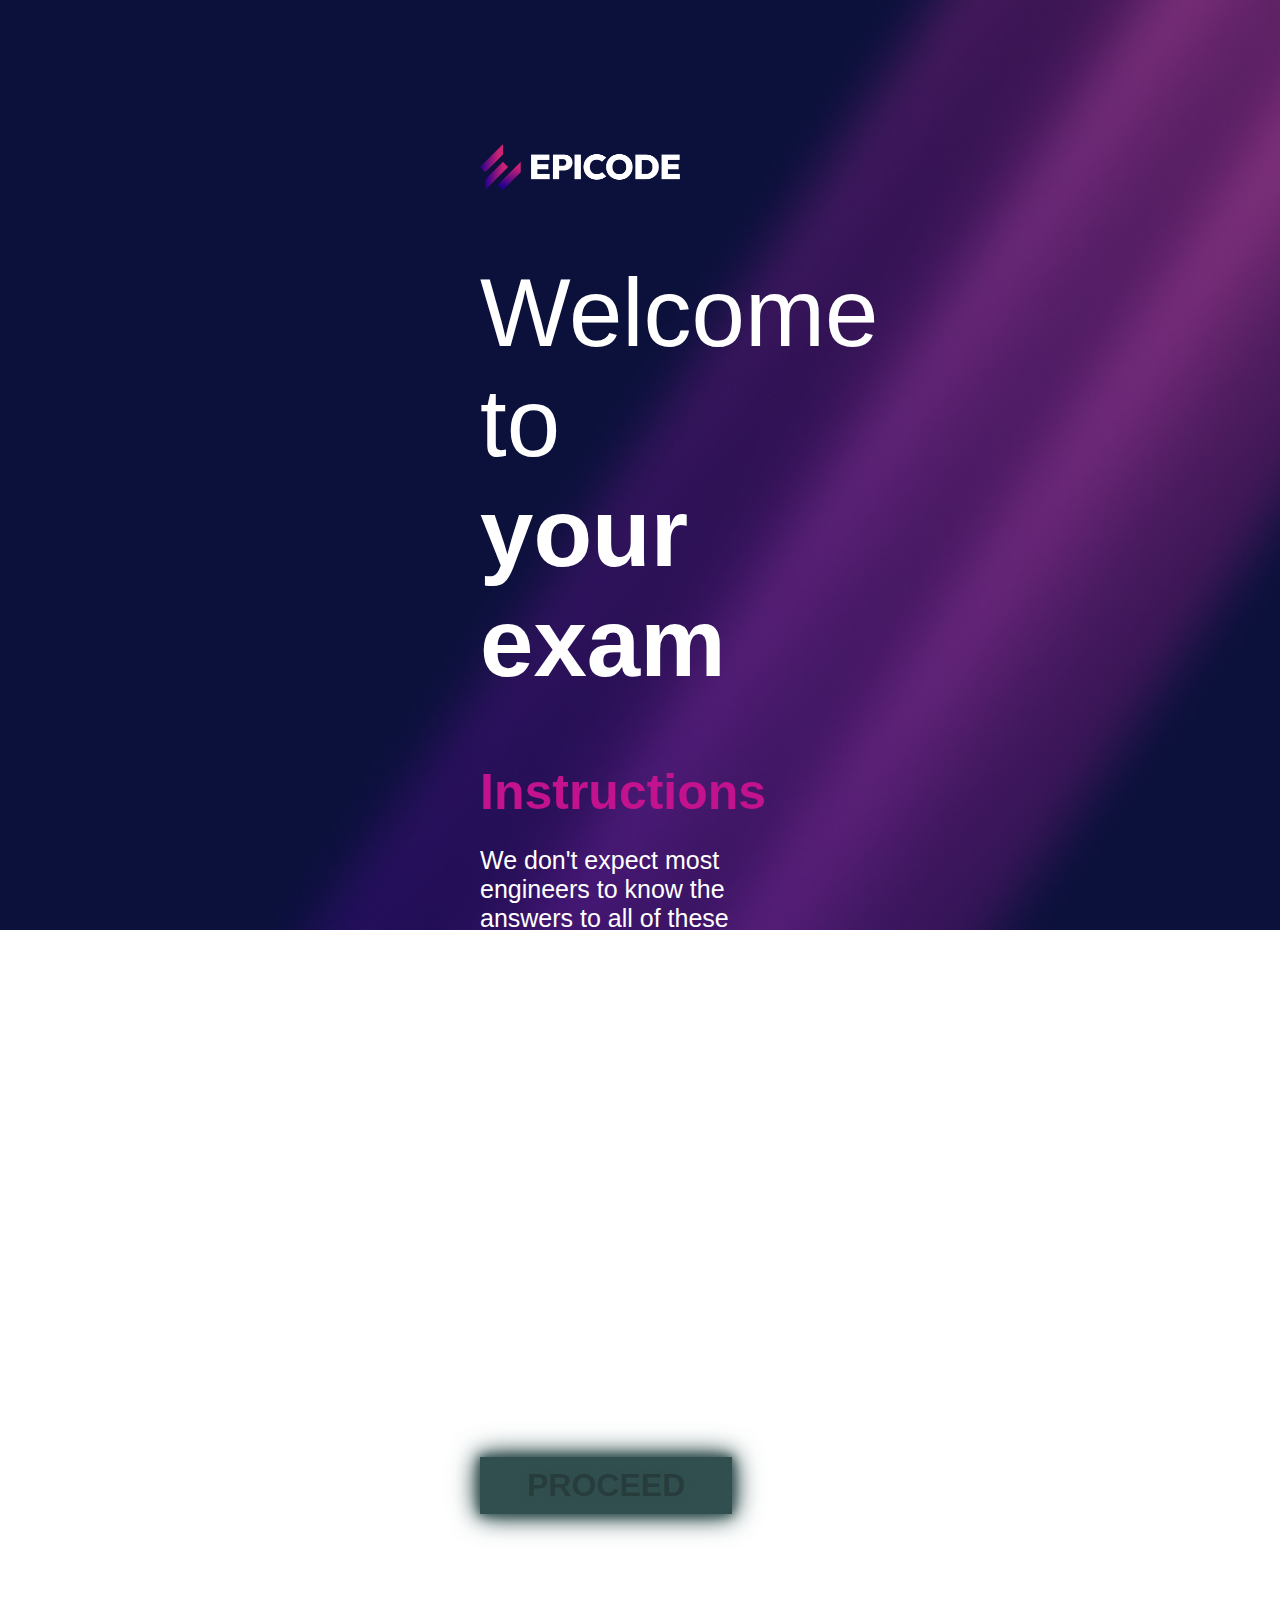
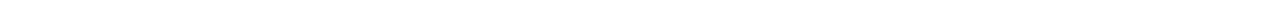
<file: index.html>
<!DOCTYPE html>
<html>
  <!--
        QUIZ GAME!

        REGOLE:
        / L'utente dovrà indovinare un certo numero di domandeThe player must guess correctly a certain amount of questions
        / Ogni risposta corretta gli darà 1 punto
        / Le domande possono avere risposte multiple o singole (true/false)
        / Al termine del quiz l'utente dovrà poter vedere il suo punteggio

        DOMANDE:
        / Le domande possono essere ottenute da questo URL ( http://bit.ly/strive_QUIZZ ) o puoi scriverne di tue
        / Possono essere composte di boolean multipli (true / false)

        TIPS:
        / Usa una variabile globale per registrare il punteggio dell'utente
        / Crea una variabile "questionNumber" per tenere traccia del numero (o posizione) della domanda presentata all'utente
        / Quando "questionNumber" è maggiore delle domande disponibili, a quel punto l'applicazione dovrà mostrare il punteggio
        / Comincia salvando le domande in una variabile (o reperiscile dall'URL fornito usando AJAX e fetch)
        / Parti con l'implementazione semplice, poi passa agli extra e ad abbellire l'interfaccia 
        / Fai test completi: controlla la console periodicamente per verificare che non ci siano errori e che il flusso di dati sia quello che ti aspetti

        EXTRA:
        / Dai un feedback sulla risposta al momento del click (corretta o sbagliata)
        / Visualizza una domanda alla volta in sequenza piuttosto che tutte assieme in forma di lista
        / Permetti all'utente di selezionare la difficoltà del quiz prima di iniziare e il numero di domande che desidera ricevere.
        ( Se hai implementato l'applicazione usando l'URL fornito, puoi ottenere i dati che ti servono in modo semplice, 
        usando query parameters in questo modo: https://opentdb.com/api.php?amount=10&category=18&difficulty=easy e modificarne il numero di domande e difficoltà )
    
        /* NON DIMENTICARE...
          di fare commit & push del codice regolarmente sulla tua repository GitHub e di condividerla con i tuoi colleghi
        */
    -->

  <html lang="en">
    <head>
      <meta charset="UTF-8" />
      <meta name="viewport" content="width=device-width, initial-scale=1.0" />
      <title>Accept</title>

      <link rel="stylesheet" href="./assets/style/style.css" />
    </head>

    <body>
      <div class="background">
        <div id="idLogo">
          <img src="./assets/img/epicode_logo.png" alt="logo epicode" class="logo" />
        </div>
        <h1>Welcome to <br /><span>your exam</span></h1>
        <p><strong>Instructions</strong></p>
        <p>
          We don't expect most engineers to know the answers to all of these
          <br />questions, so don't worry if you're unsure of a few of them.
        </p>
        <ul>
          <li>Each question is <strong>timed</strong> and can only be <strong>answered once</strong>.</li>
          <li>
            Changing browser tab or opening other windows will
            <strong>invalidate the question</strong>.
          </li>
          <li>This exam will take approx. <strong>0-5 minutes</strong>.</li>
        </ul>
        <div>
          <label> <input type="checkbox" id="checkboxPromessa" class="checkboxx" />I promise to answer my self without help from anyone </label>

          <button id="proceedBtn" class="nonAttivo" href="./assets/index/quizz.html" disabled>PROCEED</button>
        </div>
      </div>
      <!-- <div class="background">scegli la difficoltà</div>
    <div class="background">quizz</div>
    <div class="background">risultato</div>
    <div class="background">Rate Us</div> -->

      <script src="./assets/js/index.js"></script>
    </body>
  </html>
</html>
</file>
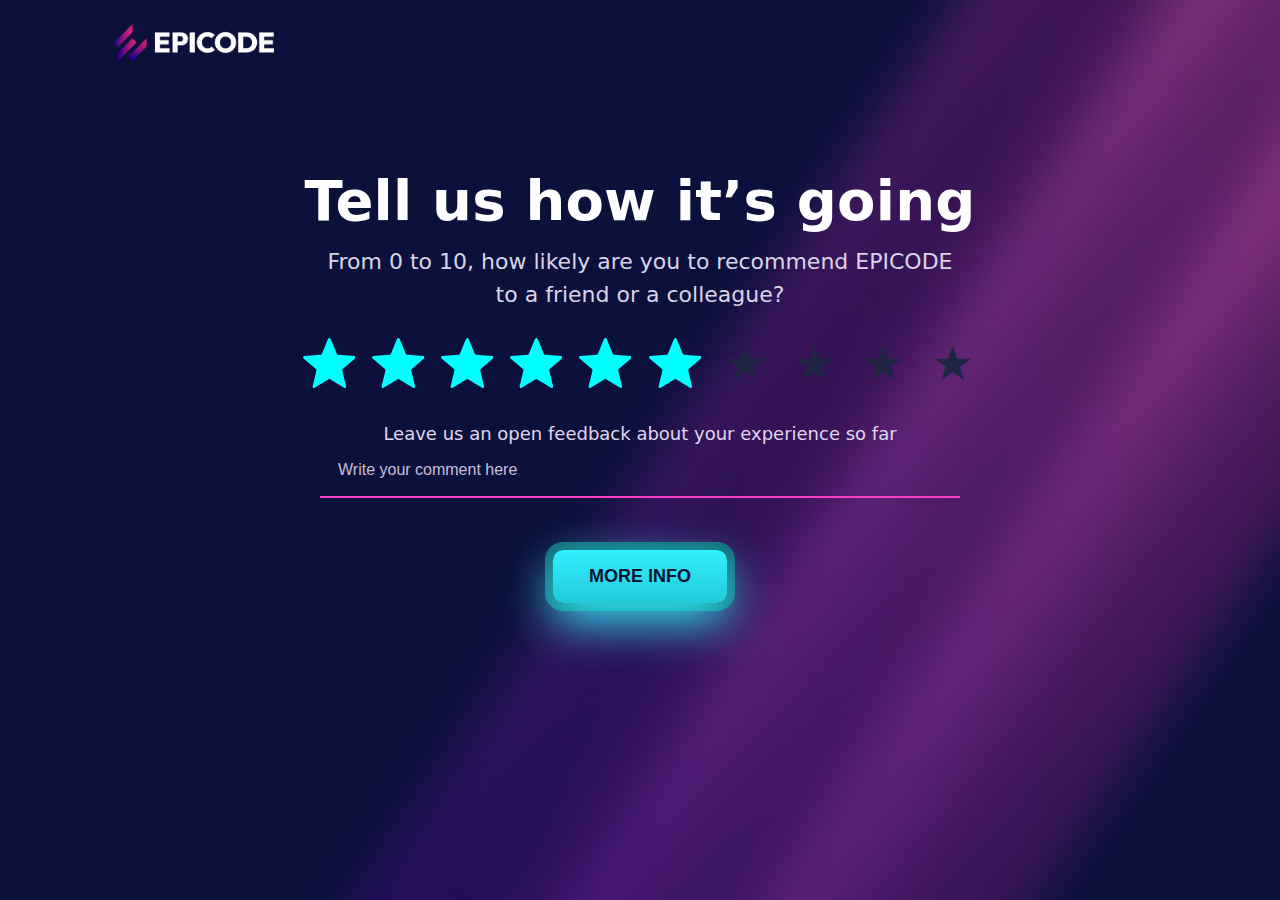
<file: assets/index/feedback.html>
<!DOCTYPE html>
<html lang="en">
<head>
    <meta charset="UTF-8" />
    <meta name="viewport" content="width=device-width, initial-scale=1.0"/>
    <title>EPICODE • Feedback</title>
    <link rel="stylesheet" href="../style/feedback.css" />
    <script src="../js/feedback.js" defer></script>
</head>
<body>
  <div class="screen">
    <div id="idLogo">
      <img class="logo" src="../img/epicode_logo.png" alt="EPICODE logo">
    </div>

    <main class="panel">
      <h1>Tell us how it’s going</h1>

      <p class="subtitle">
        From 0 to 10, how likely are you to recommend EPICODE<br>
        to a friend or a colleague?
      </p>

      <div class="stars" label="Rating from 0 to 10">
        <button class="star active" label="0">★</button>
        <button class="star active" label="1">★</button>
        <button class="star active" label="2">★</button>
        <button class="star active" label="3">★</button>
        <button class="star active" label="4">★</button>
        <button class="star active" label="5">★</button>
        <button class="star" label="6">★</button>
        <button class="star" label="7">★</button>
        <button class="star" label="8">★</button>
        <button class="star" label="9">★</button>
      </div>

      <p class="hint">Leave us an open feedback about your experience so far</p>

      <div class="input-wrap">
        <input type="text" placeholder="Write your comment here" label="Open feedback">
      </div>

      <button class="info">MORE INFO</button>
    </main>
  </div>
</body>
</html>
</file>
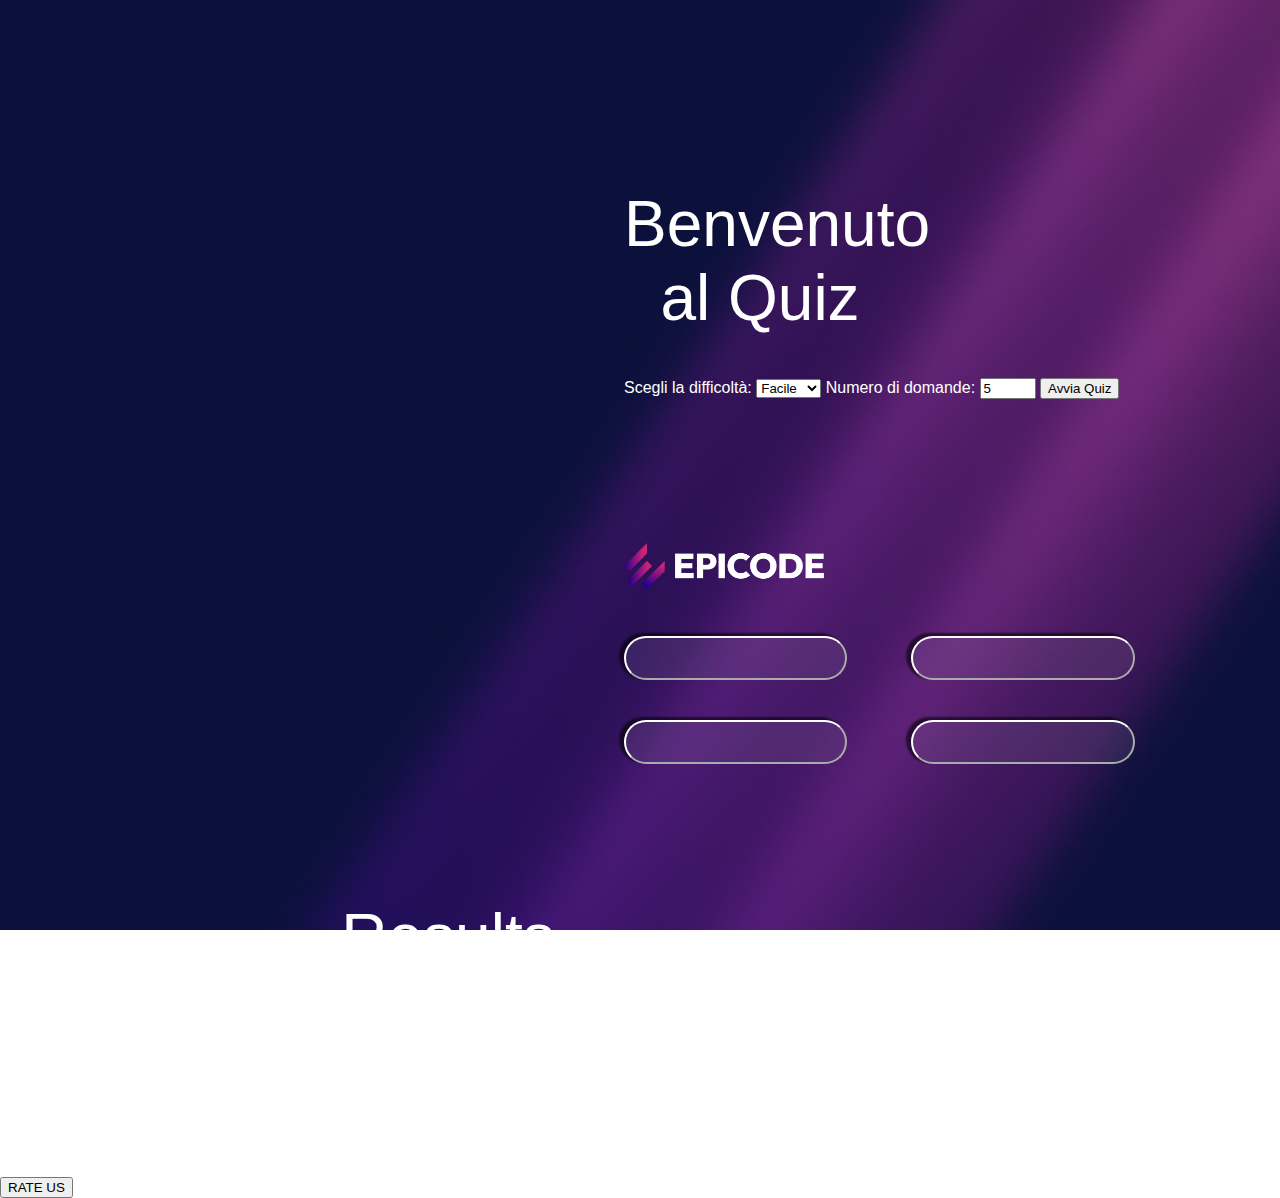
<file: assets/index/quizz.html>
<!DOCTYPE html>
<html lang="en">
  <head>
    <meta charset="UTF-8" />
    <meta name="viewport" content="width=device-width, initial-scale=1.0" />
    <title>Quiz</title>
    <link rel="stylesheet" href="../style/quiz.css" />
  </head>
  <body>
    <!-- Selezione difficoltà e numero domande -->
    <div class="background selection" id="selection-container">
      <h1>Benvenuto al Quiz</h1>

      <label for="difficulty-select">Scegli la difficoltà:</label>
      <select id="difficulty-select">
        <option value="easy">Facile</option>
        <option value="medium">Media</option>
        <option value="hard">Difficile</option>
      </select>

      <label for="num-questions">Numero di domande:</label>
      <input type="number" id="num-questions" min="1" max="10" value="5" />

      <button id="start-quiz-button">Avvia Quiz</button>
    </div>

    <!-- QUIZ -->
    <div class="background" id="quiz-container">
      <!-- logo -->
      <!-- TIMER-->
      <div id="idLogo">
        <img src="../img/epicode_logo.png" alt="logo" class="logo" />
      </div>
      <!-- TIMER NUOVO -->
      <!-- <div>
        <div class="counter_1">
          <div class="counter_2">
            <div id="countdown">60</div>
          </div>
        </div>
      </div> -->
      <div class="cerchioTimer">
        <div>
          <div class="counter_1" id="counter_1">
            <div class="counter_2" id="counter_2"></div>
          </div>
          <div class="countdownCenter" id="countdown"><span></span></div>
        </div>
      </div>

      <!-- domanda -->
      <h1 id="domanda"></h1>
      <!-- <div id="question-counter">1/5 questions</div> -->

      <!-- bottoni -->
      <div class="container-bottoni">
        <button class="bottone"></button>
        <button class="bottone"></button>
        <button class="bottone"></button>
        <button class="bottone"></button>
      </div>
    </div>
    <div id="counter-question"></div>
    <!-- Risultati -->
    <div class="background2">
      <div class="contenitore" id="results-container">
        <h1>Results</h1>
        <p>The summary of your answers:</p>

        <div class="contenitore-voti">
          <!-- Risultati corretti  -->
          <div class="voto">
            <div class="votoleft">
              <div class="esito">Correct</div>
              <div class="percentuale" id="correct-percent">0%</div>
              <div id="correct-answers">0 correct answers</div>
            </div>
          </div>

          <!-- Cerchio progresso  -->
          <div class="voto">
            <div>
              <div class="progress-circle" id="progress-circle">
                <div class="inner-circle" id="inner-circle"></div>
              </div>
              <div class="congrats" id="congrats"><span>Congrats</span></div>
            </div>
          </div>

          <!-- Risultati sbagliati -->
          <div class="voto">
            <div class="votoright">
              <div class="esito">Wrong</div>
              <div class="percentuale" id="wrong-percent">0%</div>
              <div id="wrong-answers">0 wrong answers</div>
            </div>
          </div>
        </div>
      </div>
    </div>
    <!-- Bottone Rate Us -->
    <div class="contenitore-button" id="results-button">
      <button id="button">RATE US</button>
    </div>
    <!-- </div> -->
    <script src="../js/script.js"></script>
  </body>
</html>
<!-- Sezione risultati
    <div class="contenitore" id="results-container">
      <h1>Results</h1>
      <p>The summary of your answers:</p>

      <div class="contenitore-voti">
        Risultati corretti
        <div class="voto">
          <div class="votoleft">
            <div class="esito">Correct</div>
            <div class="percentuale" id="correct-percent">0%</div>
            <div>0 correct answers</div>
          </div>
        </div>
        Cerchio progresso
        <div class="voto">
          <div>
            <div class="progress-circle" id="progress-circle"></div>
            <div class="inner-circle" id="inner-circle">
              <div class="congrats" id="congrats"><span>Congrats</span></div>
            </div>
          </div>
        </div>
        Risultati sbagliati
        <div class="voto">
          <div class="votoright">
            <div class="esito">Wrong</div>
            <div class="percentuale" id="wrong-percent">0%</div>
            <div>0 wrong answers</div>
          </div>
        </div>
      </div>
    </div>
    Bottone risultati
    <div class="contenitore-button">
      <button id="button">RATE US</button>
    </div>
    <script src="../js/script.js"></script>
  </body>
</html> -->
</file>
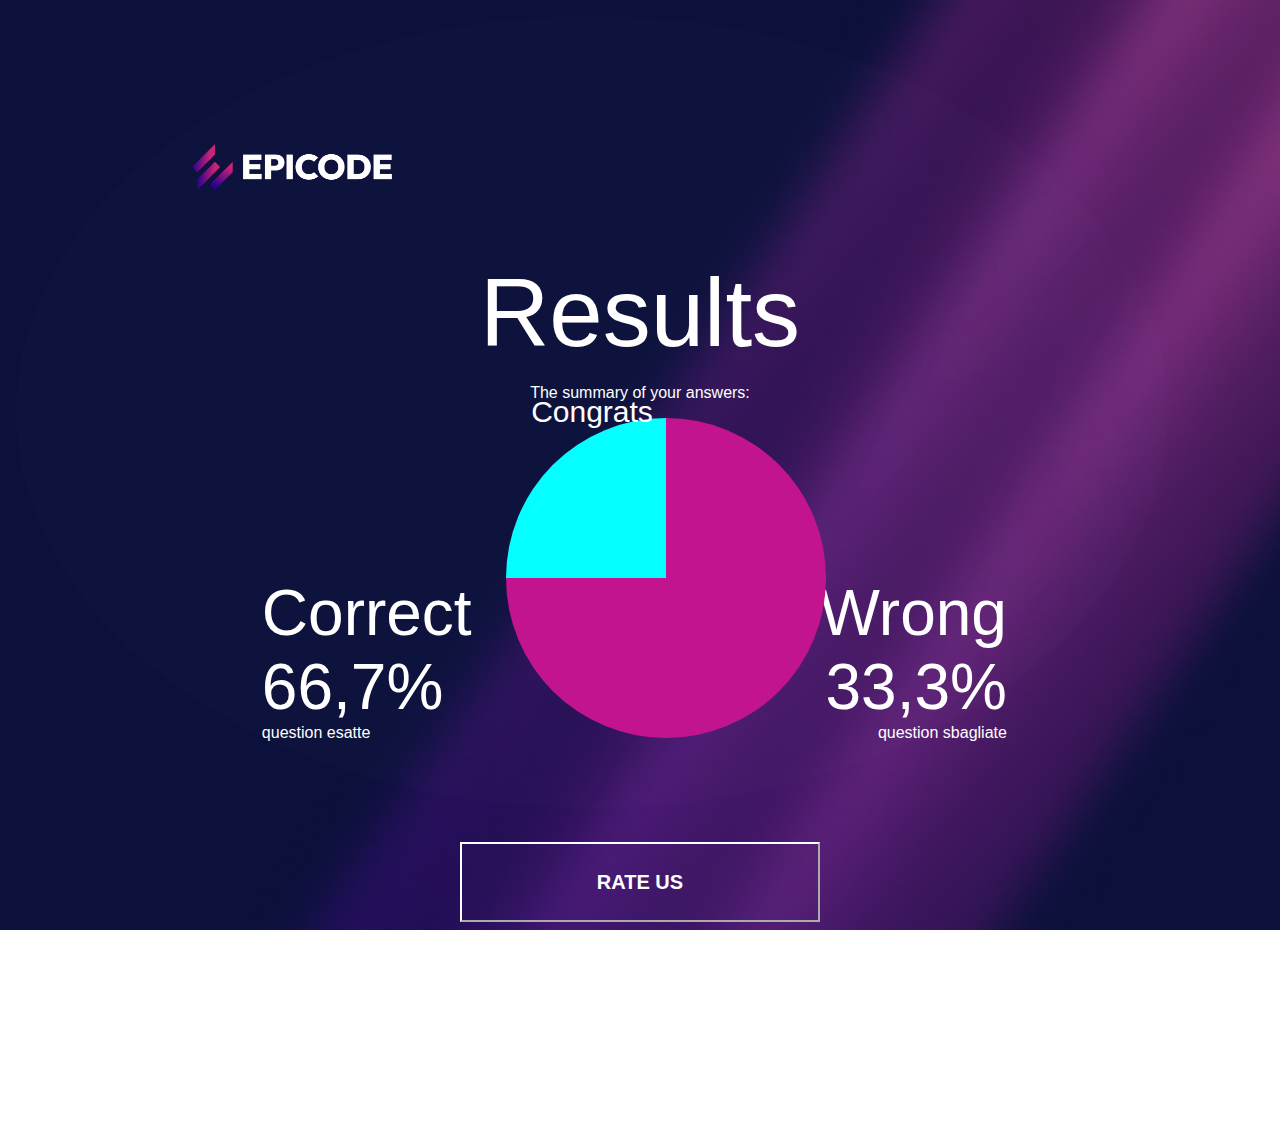
<file: assets/index/voto.html>
<!DOCTYPE html>
<html lang="en">
  <head>
    <meta charset="UTF-8" />
    <meta name="viewport" content="width=device-width, initial-scale=1.0" />
    <title>voto</title>
    <link rel="stylesheet" href="../style/voto.css" />
  </head>
  <body>
    <div id="idLogo"><img src="../img/epicode_logo.png" alt="logo epicode" id="logo" /></div>
    <div class="contenitore">
      <h1>Results</h1>
      <p>The summary of your answers:</p>
      <div class="contenitore-voti">
        <div class="voto">
          <div class="votoleft">
            <div class="esito">Correct</div>
            <div class="percentuale" id="percentuale">66,7%</div>
            <div>question esatte</div>
          </div>
        </div>
        <div class="voto">
          <div>
            <div class="progress-circle" id="progress-circle"></div>
            <div class="inner-circle" id="inner-circle">
              <div class="congrats" id="congrats"><span>Congrats</span></div>
            </div>
          </div>
        </div>
        <div class="voto">
          <div class="votoright">
            <div class="esito">Wrong</div>
            <div class="percentuale" id="percentuale">33,3%</div>
            <div>question sbagliate</div>
          </div>
        </div>
      </div>
    </div>
    <div class="contenitore-button">
      <button id="button">RATE US</button>
    </div>
  </body>
</html>
</file>
<file: assets/style/style.css>
body {
  background: url("../img/bg.jpg") no-repeat center center fixed;
  background-size: cover;
  min-height: 100vh;
  margin: 0;
  color: white;
  font-family: sans-serif;
}
.background {
  margin: 7rem 12rem 6rem 12rem;
  padding: 2em 18em 0em 18em;
}
.background h1 {
  font-size: 6em;
  font-weight: lighter;
}
.background span {
  font-weight: 700;
}
/* Bottene parti comuni metterli nel bottone e non in attivo/non attivo */
.nonAttivo {
  font-size: 32px;
  background-color: #324f4f;
  padding: 10px 47px;
  border: none;
  cursor: pointer;
  box-shadow: 0 0 10px #324f4f, 0 0 20px #324f4f, 0 0 30px #324f4f;
  text-shadow: 0 0 5px #324f4f;
  font-weight: 700;
}
.attivo {
  font-size: 32px;
  background-color: #00ffff;
  padding: 10px 47px;
  border: none;
  cursor: pointer;
  box-shadow: 0 0 10px #00ffff, 0 0 20px #00ffff, 0 0 30px #00ffff;
  text-shadow: 0 0 5px #00ffff;
  font-weight: 700;
}
.logo {
  width: 200px;
}
p {
  font-size: 25px;
}
p strong {
  font-size: 2em;
  font-weight: 750;
  color: #c2128d;
}
ul {
  margin-bottom: 7em;
}
li {
  font-size: 22px;
  margin-bottom: 1em;
}

.checkboxx {
  appearance: none;
  width: 20px;
  height: 20px;
  border: 2px solid white;
  margin-right: 20px;
  cursor: pointer;
}

.checkboxx:checked {
  appearance: auto;
}
label {
  vertical-align: middle;
  margin-right: 8em;
}
</file>
<file: assets/style/feedback.css>
*{ box-sizing:border-box }
html,body{ height:100% }

body{
  margin:0;
  color:#ffffff;
  font-family: system-ui,-apple-system,"Segoe UI",Roboto,Helvetica,Arial,sans-serif;
  background-image: url("../img/bg.jpg");
  background-repeat: no-repeat;
  background-size: cover;
  min-height:100vh;
}

.screen{
  position:relative;
  max-width:1100px;
  margin:0 auto;
  padding:48px 24px 72px;
  text-align:center;
}

#idLogo{ position:absolute; top:24px; left:24px }
.logo{ width:160px; display:block }

.panel{
  display:block;
  margin:120px auto 0;
}

h1{
  margin:0 0 12px;
  font-size:56px;
  font-weight:800;
  letter-spacing:.2px;
}
.subtitle{
  margin:0 auto 26px;
  font-size:22px;
  color:#d9d4e6;
  line-height:1.5;
}

.stars{ margin:10px 0 34px; }
.star{
  display:inline-block;
  width:52px; height:52px;
  margin:0 6px 0;
  border:0;
  background:transparent;
  color:#1f2542;         
  font-size:48px;
  line-height:52px;
  cursor:pointer;
  transition: transform .08s ease, color .2s ease, text-shadow .2s ease;
}
.star:hover{ transform: translateY(-2px) }
.star.active {
    background-image: url("../img/star.svg");
    background-repeat: no-repeat;
    background-size: cover;
    color: transparent;
}

.hint{
  margin:24px 0 8px;
  font-size:18px;
  color:#e1d6ef;
}

.input-wrap{
  max-width:640px;
  margin:0 auto 42px;
  padding:0 12px;
  border-bottom:2px solid #ff3ec7;
}
.input-wrap input{
  width:100%;
  height:44px;
  margin:0;
  border:0;
  outline:0;
  background:transparent;
  color:#ffffff;
  font-size:16px;
  padding:0 6px 8px;
}
.input-wrap input::placeholder{ color:#c8bfd7 }

.info{
  display:inline-block;
  margin-top:10px;
  padding:16px 36px;
  border-radius:10px;
  border:0;
  font-weight:800;
  font-size:18px;
  color:#0a1330;
  background: linear-gradient(180deg, #33f0ff, #22c9d9);
  box-shadow: 0 18px 48px #33f0ff, 0 0 0 8px #146b77;
  cursor:pointer;
  transition: transform .08s ease, box-shadow .2s ease, filter .2s ease;
}
.info:hover{
  transform: translateY(-2px);
  box-shadow: 0 24px 60px #33f0ff, 0 0 0 10px #146b77;
}
.info:active{ transform: translateY(0) }
</file>
<file: assets/style/quiz.css>
body {
  background: url("../img/bg.jpg") no-repeat center center fixed;
  background-size: cover;
  min-height: 100vh;
  margin: 0;
  color: white;
  font-family: sans-serif;
}
.background {
  margin: 7rem 0rem 6rem 12rem;
  padding: 2em 0em 0em 27em;
}
.logo {
  width: 200px;
}
.counter {
  margin-top: -2em;
  margin-left: 49em;
  margin-bottom: 8em;
  width: 20%;
  aspect-ratio: 1 / 1;
  border-radius: 50%;
  border: 0.2em solid white;
  position: relative;
}
.counter span {
  font-size: 2em;
}

span {
  font-weight: 700;
}
h1 {
  font-size: 4em;
  font-weight: lighter;
  text-align: center;
  padding-right: 6em;
}
.bottone {
  width: 34%;
  font-size: 20px;
  padding: 20px;
  border-radius: 35px;
  background: rgba(255, 255, 255, 0.08);
  border-color: white;
  box-shadow: -4px -2px 2px 1px rgba(0, 0, 0, 0.57);
  color: white;
  /*usiamo background per dare la trasparenza e riprendere il colore del background della pagina */
  margin-right: 3em;
  margin-bottom: 2em;
}

.contentitore-counter {
  margin: 10em;
}
</file>
<file: assets/style/voto.css>
body {
  background: url("../img/bg.jpg") no-repeat center center fixed;
  background-size: cover;
  min-height: 100vh;
  margin: 0;
  color: white;
  font-family: sans-serif;
  margin: 7rem 12rem 6rem 12rem;
  padding: 2em 0em 0em 0em;
}

#logo {
  width: 200px;
  text-align: left;
}

.contenitore {
  text-align: center;
}

.contenitore h1 {
  font-size: 6em;
  font-weight: lighter;
  text-align: center;
  margin-bottom: 0;
}

p {
  text-align: center;
}

.contenitore-voti {
  text-align: center;
  width: 100%;
}

.voto {
  width: 30%;
  display: inline-block;
}
.votoleft {
  text-align: left;
  display: inline-block;
}
.votoright {
  text-align: right;
  display: inline-block;
}
.progress-circle {
  color: white;
  display: inline-block;
  position: relative;
  height: 20rem;
  width: 20rem;
  border-radius: 50%;
  background: conic-gradient(#c2128d 270deg 180deg, #00ffff 180deg 360deg);
}

.inner-circle {
  position: absolute;
  width: 90%;
  height: 88%;
  top: 1em;
  left: 1em;
  border-radius: 50%;
  background: url("../img/bg.jpg");
  background-repeat: no-repeat;
  background-size: cover;
  background-position: right;
  display: flex;
  flex-direction: column;
  align-items: center;
  justify-content: center;
  z-index: 1;
  mask-image: none;
  background: rgba(255, 255, 255, 0.01);
}

.congrats {
  text-align: center;
  font-size: 30px;
}

.esito {
  font-size: 4em;
}
.percentuale {
  font-size: 4em;
}
.contenitore-button {
  text-align: center;
}
#button {
  font-size: 20px;
  font-weight: 700;
  width: 18em;
  height: 4em;
  margin-top: 5em;
  background: rgba(255, 255, 255, 0.01);
  border-radius: 0%;
  border-color: white;
  color: white;
}
</file>
